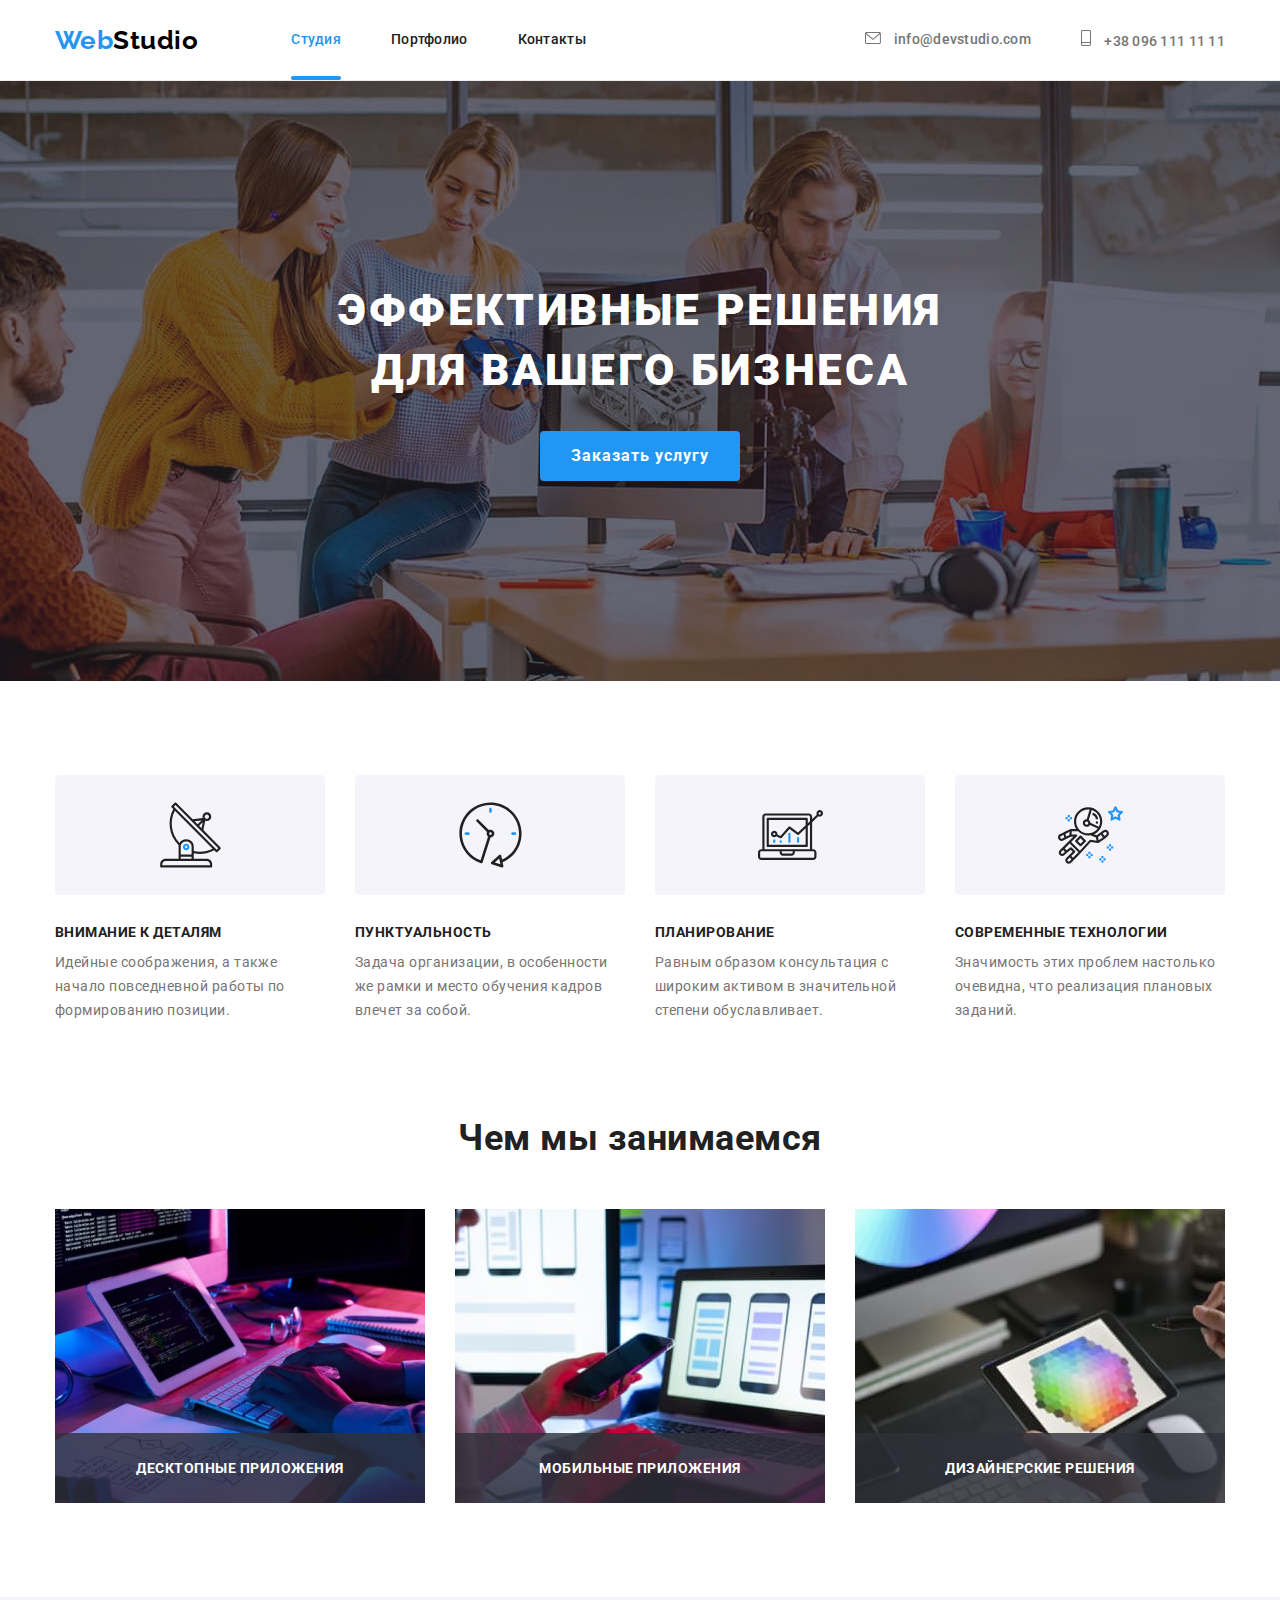
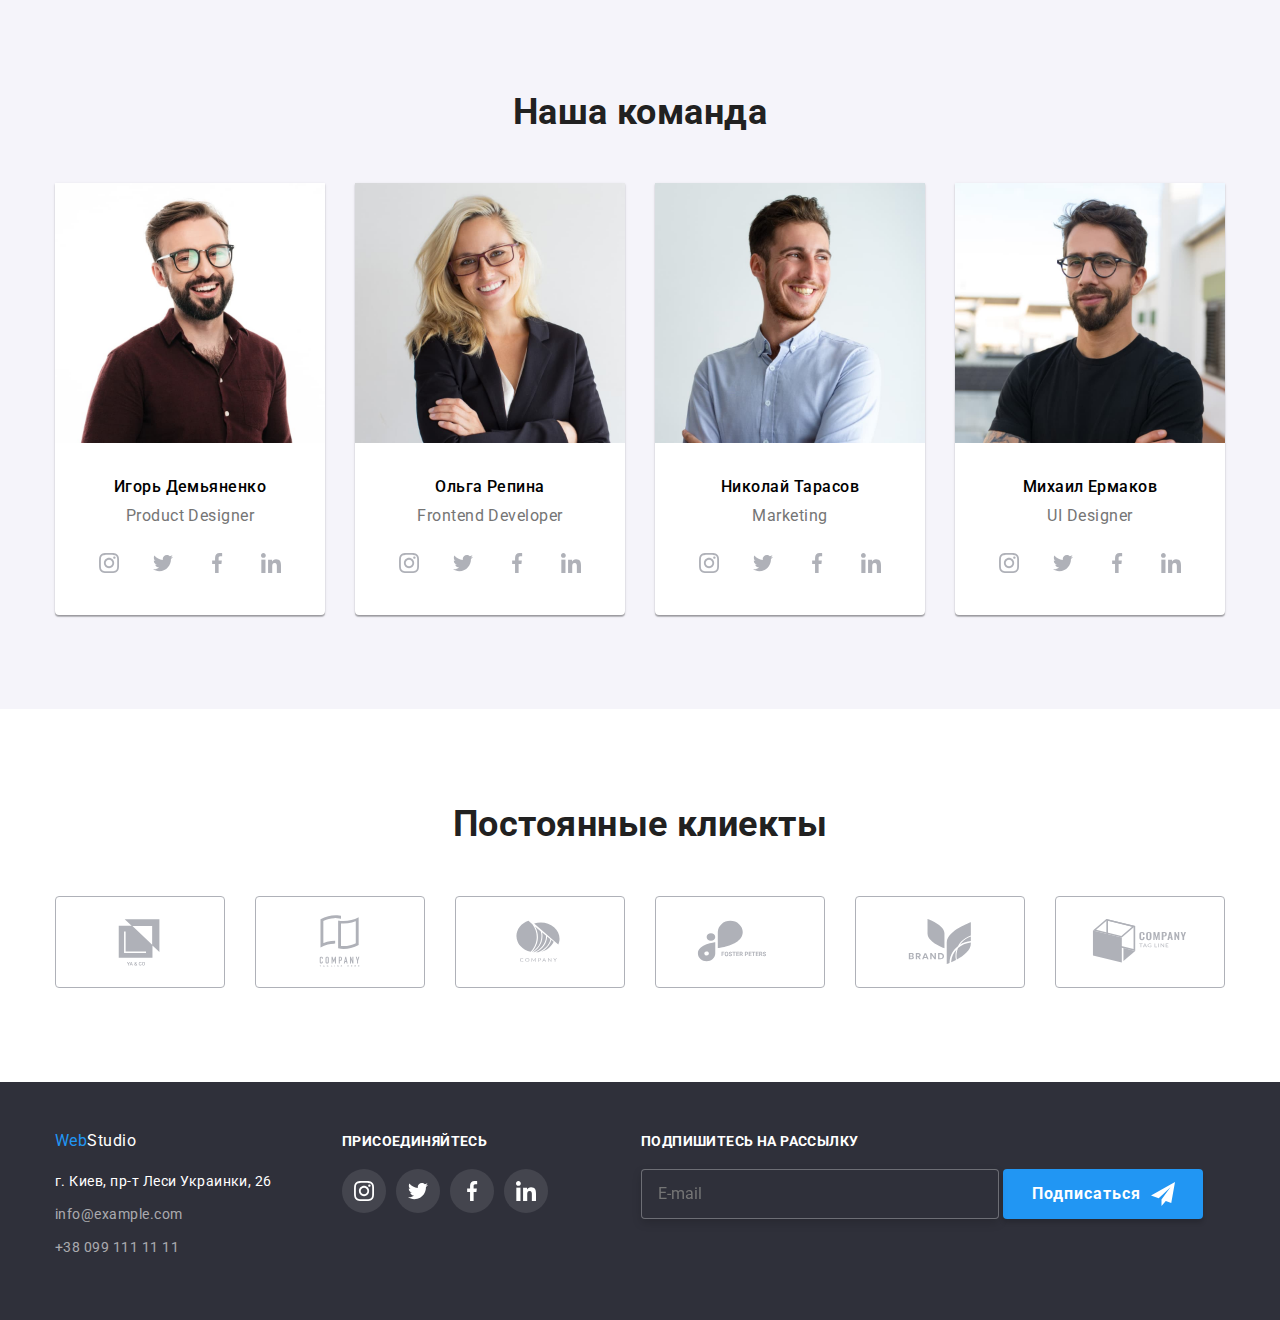
<file: index.html>
<!DOCTYPE html>
<html lang="ru">
  <head>
    <meta charset="UTF-8" />
    <meta http-equiv="X-UA-Compatible" content="IE=edge" />
    <meta name="viewport" content="width=device-width, initial-scale=1.0" />
    <title>Document</title>
    <link
      href="https://fonts.googleapis.com/css2?family=Raleway:wght@700&family=Roboto:wght@400;500;700;900&display=swap"
      rel="stylesheet"
    />
    <link
      rel="stylesheet"
      href="https://cdnjs.cloudflare.com/ajax/libs/modern-normalize/1.1.0/modern-normalize.min.css"
    />
    <link rel="stylesheet" href="./css/styles.css" />
  </head>
  <body class="body">
    <!-- хедер -->

    <header class="site-heder">
      <div class="container main-heder">
        <nav class="site-nav">
          <a href="./index.html" class="site-nav__logo"
            ><span class="site-nav__logoweb">Web</span
            ><span class="site-nav__logostudio">Studio</span></a
          >
          <ul class="site-nav__list">
            <li class="site-nav__item"><a class="site-nav__link current" href="">Студия</a></li>
            <li class="site-nav__item">
              <a class="site-nav__link" href="./portfolio.html">Портфолио</a>
            </li>
            <li class="site-nav__item"><a class="site-nav__link" href="">Контакты</a></li>
          </ul>
        </nav>

        <ul class="site-nav__auth">
          <li class="site-nav__auitem">
            <a class="site-nav__aulink" href="mailto:info@devstudio.com">
              <svg class="site-nav__auicon" width="16" height="12">
                <use href="./images/symbol-defs.svg#icon-envelope"></use>
              </svg>
              info@devstudio.com</a
            >
          </li>
          <li class="site-nav__auitem">
            <a class="site-nav__aulink" href="tel:+380961111111">
              <svg class="site-nav__auicon" width="10" height="16">
                <use href="./images/symbol-defs.svg#icon-Vector"></use>
              </svg>
              +38 096 111 11 11</a
            >
          </li>
        </ul>
      </div>
    </header>
    <!-- Розділ мейн -->
    <main class="primary">
      <!-- Герой -->
      <section class="hyro overlay">
        <div class="container">
          <h1 class="hyro-text">Эффективные решения для вашего бизнеса</h1>
          <button type="button" class="hyro-button" data-modal-open>Заказать услугу</button>
        </div>
      </section>
      <!-- Про роботу компанії -->
      <section class="section">
        <div class="container">
          <h2 class="visually-hidden">Наши преимущества</h2>
          <ul class="benefits">
            <li class="benefit-item">
              <div class="benefit-icon">
                <svg class="icon">
                  <use href="./images/symbol-defs.svg#icon-antenna-1"></use>
                </svg>
              </div>
              <h3 class="benefit-subtitle">внимание к деталям</h3>
              <p class="benefit-text">
                Идейные соображения, а также начало повседневной работы по формированию позиции.
              </p>
            </li>
            <li class="benefit-item">
              <div class="benefit-icon">
                <svg class="icon">
                  <use href="./images/symbol-defs.svg#icon-clock-1"></use>
                </svg>
              </div>
              <h3 class="benefit-subtitle">пунктуальность</h3>
              <p class="benefit-text">
                Задача организации, в особенности же рамки и место обучения кадров влечет за собой.
              </p>
            </li>
            <li class="benefit-item">
              <div class="benefit-icon">
                <svg class="icon">
                  <use href="./images/symbol-defs.svg#icon-diagram-1"></use>
                </svg>
              </div>
              <h3 class="benefit-subtitle">планирование</h3>
              <p class="benefit-text">
                Равным образом консультация с широким активом в значительной степени обуславливает.
              </p>
            </li>
            <li class="benefit-item">
              <div class="benefit-icon">
                <svg class="icon">
                  <use href="./images/symbol-defs.svg#icon-astronaut-1"></use>
                </svg>
              </div>
              <div>
                <h3 class="benefit-subtitle">современные технологии</h3>
                <p class="benefit-text">
                  Значимость этих проблем настолько очевидна, что реализация плановых заданий.
                </p>
              </div>
            </li>
          </ul>
        </div>
      </section>
      <!-- Наша работа -->
      <section class="work-section">
        <div class="container">
          <h2 class="work">Чем мы занимаемся</h2>
          <ul class="work-item">
            <li class="work-image">
              <img
                class="work-picture"
                src="./images/office.jpg"
                alt="The programer is working in the office"
                width="370"
              />
              <div class="work-absolute">Десктопные приложения</div>
            </li>
            <li class="work-image">
              <img
                class="work-picture"
                src="./images/smartphones.jpg"
                alt="The designer with smartphone"
                width="370"
              />
              <div class="work-absolute">Мобильные приложения</div>
            </li>
            <li class="work-image">
              <img
                class="work-picture"
                src="./images/colour.jpg"
                alt="The designer is selecting colors"
                width="370"
              />
              <div class="work-absolute">Дизайнерские решения</div>
            </li>
          </ul>
        </div>
      </section>
      <!-- Наша команда -->
      <section class="section backcolor">
        <div class="container">
          <h2 class="title-team">Наша команда</h2>
          <ul class="team-item">
            <li class="team-image">
              <img src="./images/igor.jpg" alt="Product Designer" width="270" />
              <div class="inform-team">
                <h3 class="title-name">Игорь Демьяненко</h3>
                <p class="text-team">Product Designer</p>
              </div>
              <div class="network">
                <ul class="net-items">
                  <li class="net-list">
                    <a class="net-link" href="">
                      <svg class="net-icons" width="20px" height="20px">
                        <use href="./images/symbol-defs.svg#icon-instagram-2"></use>
                      </svg>
                    </a>
                  </li>
                  <li class="net-list">
                    <a class="net-link" href="">
                      <svg class="net-icons" width="20px" height="20px">
                        <use href="./images/symbol-defs.svg#icon-twitter-1"></use></svg
                    ></a>
                  </li>
                  <li class="net-list">
                    <a class="net-link" href="">
                      <svg class="net-icons" width="20px" height="20px">
                        <use href="./images/symbol-defs.svg#icon-facebook-1"></use></svg
                    ></a>
                  </li>
                  <li class="net-list">
                    <a class="net-link" href="">
                      <svg class="net-icons" width="20px" height="20px">
                        <use href="./images/symbol-defs.svg#icon-linkedin-1"></use></svg
                    ></a>
                  </li>
                </ul>
              </div>
            </li>
            <li class="team-image">
              <img src="./images/olga.jpg" alt="Frontend Developer" width="270" />
              <div class="inform-team">
                <h3 class="title-name">Ольга Репина</h3>
                <p class="text-team">Frontend Developer</p>
                <div class="network">
                  <ul class="net-items">
                    <li class="net-list">
                      <a class="net-link" href="">
                        <svg class="net-icons" width="20px" height="20px">
                          <use href="./images/symbol-defs.svg#icon-instagram-2"></use>
                        </svg>
                      </a>
                    </li>
                    <li class="net-list">
                      <a class="net-link" href="">
                        <svg class="net-icons" width="20px" height="20px">
                          <use href="./images/symbol-defs.svg#icon-twitter-1"></use></svg
                      ></a>
                    </li>
                    <li class="net-list">
                      <a class="net-link" href="">
                        <svg class="net-icons" width="20px" height="20px">
                          <use href="./images/symbol-defs.svg#icon-facebook-1"></use></svg
                      ></a>
                    </li>
                    <li class="net-list">
                      <a class="net-link" href="">
                        <svg class="net-icons" width="20px" height="20px">
                          <use href="./images/symbol-defs.svg#icon-linkedin-1"></use></svg
                      ></a>
                    </li>
                  </ul>
                </div>
              </div>
            </li>
            <li class="team-image">
              <img src="./images/nikolay.jpg" alt="Marketing" width="270" />
              <div class="inform-team">
                <h3 class="title-name">Николай Тарасов</h3>
                <p class="text-team">Marketing</p>
                <div class="network">
                  <ul class="net-items">
                    <li class="net-list">
                      <a class="net-link" href="">
                        <svg class="net-icons" width="20px" height="20px">
                          <use href="./images/symbol-defs.svg#icon-instagram-2"></use>
                        </svg>
                      </a>
                    </li>
                    <li class="net-list">
                      <a class="net-link" href="">
                        <svg class="net-icons" width="20px" height="20px">
                          <use href="./images/symbol-defs.svg#icon-twitter-1"></use></svg
                      ></a>
                    </li>
                    <li class="net-list">
                      <a class="net-link" href="">
                        <svg class="net-icons" width="20px" height="20px">
                          <use href="./images/symbol-defs.svg#icon-facebook-1"></use></svg
                      ></a>
                    </li>
                    <li class="net-list">
                      <a class="net-link" href="">
                        <svg class="net-icons" width="20px" height="20px">
                          <use href="./images/symbol-defs.svg#icon-linkedin-1"></use></svg
                      ></a>
                    </li>
                  </ul>
                </div>
              </div>
            </li>
            <li class="team-image">
              <img src="./images/misha.jpg" alt="UI Designer" width="270" />
              <div class="inform-team">
                <h3 class="title-name">Михаил Ермаков</h3>
                <p class="text-team">UI Designer</p>
                <div class="network">
                  <ul class="net-items">
                    <li class="net-list">
                      <a class="net-link" href="">
                        <svg class="net-icons" width="20px" height="20px">
                          <use href="./images/symbol-defs.svg#icon-instagram-2"></use>
                        </svg>
                      </a>
                    </li>
                    <li class="net-list">
                      <a class="net-link" href="">
                        <svg class="net-icons" width="20px" height="20px">
                          <use href="./images/symbol-defs.svg#icon-twitter-1"></use></svg
                      ></a>
                    </li>
                    <li class="net-list">
                      <a class="net-link" href="">
                        <svg class="net-icons" width="20px" height="20px">
                          <use href="./images/symbol-defs.svg#icon-facebook-1"></use></svg
                      ></a>
                    </li>
                    <li class="net-list">
                      <a class="net-link" href="">
                        <svg class="net-icons" width="20px" height="20px">
                          <use href="./images/symbol-defs.svg#icon-linkedin-1"></use></svg
                      ></a>
                    </li>
                  </ul>
                </div>
              </div>
            </li>
          </ul>
        </div>
      </section>
      <section class="section">
        <div class="container">
          <h2 class="title-clients">Постоянные клиекты</h2>

          <ul class="list-clients">
            <li class="item-clients">
              <a class="link-clients" href="">
                <svg class="icons-clients" width="106px" height="60px">
                  <use href="./images/symbol-defs.svg#icon-Logo"></use>
                </svg>
              </a>
            </li>
            <li class="item-clients">
              <a class="link-clients" href="">
                <svg class="icons-clients" width="106px" height="60px">
                  <use href="./images/symbol-defs.svg#icon-Logo-1"></use></svg
              ></a>
            </li>
            <li class="item-clients">
              <a class="link-clients" href="">
                <svg class="icons-clients" width="106px" height="60px">
                  <use href="./images/symbol-defs.svg#icon-Logo-2"></use></svg
              ></a>
            </li>
            <li class="item-clients">
              <a class="link-clients" href="">
                <svg class="icons-clients" width="106px" height="60px">
                  <use href="./images/symbol-defs.svg#icon-Logo-3"></use></svg
              ></a>
            </li>
            <li class="item-clients">
              <a class="link-clients" href="">
                <svg class="icons-clients" width="106px" height="60px">
                  <use href="./images/symbol-defs.svg#icon-Logo-4"></use></svg
              ></a>
            </li>
            <li class="item-clients">
              <a class="link-clients" href="">
                <svg class="icons-clients" width="106px" height="60px">
                  <use href="./images/symbol-defs.svg#icon-Logo-5"></use></svg
              ></a>
            </li>
          </ul>
        </div>
      </section>
    </main>
    <!-- Футер -->
    <footer class="site-footer">
      <div class="container footer">
        <div class="footer-auth">
          <a href="./index.html" class="logo link-block"
            ><span class="site-nav__logoweb">Web</span><span class="footer-studio">Studio</span>
          </a>
          <address class="address">
            <ul>
              <li>
                <a
                  class="footer-address"
                  href="https://goo.gl/maps/VeayQojqGneW1Sk49"
                  target="_blank"
                  rel="noreferrer noopener"
                >
                  г. Киев, пр-т Леси Украинки, 26</a
                >
              </li>
              <li class="footer-link">
                <a class="footer-data" href="mailto:info@example.com">info@example.com</a>
              </li>
              <li class="footer-link">
                <a class="footer-data" href="tel:+380991111111">+38 099 111 11 11</a>
              </li>
            </ul>
          </address>
        </div>
        <div class="footer-net">
          <h2 class="footer-subtitle">присоединяйтесь</h2>
          <ul class="footer-listnet">
            <li class="footer-itemnet">
              <a class="net-link f-link" href="">
                <svg class="net-icons f-icons" width="20px" height="20px">
                  <use href="./images/symbol-defs.svg#icon-instagram-2"></use>
                </svg>
              </a>
            </li>
            <li class="footer-itemnet">
              <a class="net-link f-link" href="">
                <svg class="net-icons f-icons" width="20px" height="20px">
                  <use href="./images/symbol-defs.svg#icon-twitter-1"></use>
                </svg>
              </a>
            </li>
            <li class="footer-itemnet">
              <a class="net-link f-link" href="">
                <svg class="net-icons f-icons" width="20px" height="20px">
                  <use href="./images/symbol-defs.svg#icon-facebook-1"></use>
                </svg>
              </a>
            </li>
            <li class="footer-itemnet">
              <a class="net-link f-link" href="">
                <svg class="net-icons f-icons" width="20px" height="20px">
                  <use href="./images/symbol-defs.svg#icon-linkedin-1"></use>
                </svg>
              </a>
            </li>
          </ul>
        </div>
        <div class="footer-letter">
          <h2 class="footer-subtitle">Подпишитесь на рассылку</h2>
          <form name="signup_form" autocomplete="on" novalidate>
            <div>
              <label class="footer-field">
                <input class="footer-mail" type="email" name="email" placeholder="E-mail" />
              </label>

              <button class="btn-field" type="submit">
                <span class="btn-field-text">Подписаться</span>
                <svg class="telegram" width="24" height="24">
                  <use href="./images/symbol-defs.svg#icon-telegram"></use>
                </svg>
              </button>
            </div>
          </form>
        </div>
      </div>
    </footer>

    <div class="backdrop is-hidden" data-modal>
      <div class="modal">
        <button class="btn-modal" data-modal-close>
          <svg class="net-icons close" width="11px" height="11px">
            <use href="./images/symbol-defs.svg#icon-cross"></use>
          </svg>
        </button>
        <h2 class="form-title">Оставьте свои данные, мы вам перезвоним</h2>

        <form name="signup_form" autocomplete="on">
          <div class="modal-form">
            <label class="modal-name"
              >Имя
              <div class="modal-item">
                <input class="modal-input" type="name" name="name" required />

                <svg class="form-icon" width="18px" height="18px">
                  <use href="./images/symbol-defs.svg#icon-person-black"></use>
                </svg>
              </div>
            </label>
          </div>

          <div class="modal-form">
            <label class="modal-name"
              >Телефон
              <div class="modal-item">
                <input class="modal-input" type="tel" name="tel" required />
                <svg class="form-icon" width="18px" height="18px">
                  <use href="./images/symbol-defs.svg#icon-phone-black"></use>
                </svg>
              </div>
            </label>
          </div>

          <div class="modal-form">
            <label class="modal-name"
              >Почта
              <div class="modal-item">
                <input class="modal-input" type="email" name="mail" required />
                <svg class="form-icon" width="18px" height="18px">
                  <use href="./images/symbol-defs.svg#icon-email-black"></use>
                </svg>
              </div>
            </label>
          </div>

          <div class="modal-form">
            <label class="modal-name" for=""
              >Комментарий<textarea
                class="modal-input area"
                name=""
                placeholder="Введите текст"
              ></textarea>
            </label>
          </div>

          <div class="modal-checkbox">
            <label class="checkbox-label"
              ><input class="checkbox" type="checkbox" name="hobby" value="reading" required />
              <span class="text-checkbox-before">
                <svg width="11px" height="8px">
                  <use href="./images/symbol-defs.svg#icon-vector-form"></use>
                </svg>
              </span>
              <span class="text-checkbox">
                Соглашаюсь с рассылкой и принимаю
                <a class="link-checkbox" href="">Условия договора</a></span
              >
            </label>
          </div>

          <button class="btn-form" type="submit">Отправить</button>
        </form>
      </div>
    </div>
    <script src="./js/modal.js"></script>
  </body>
</html>
</file>
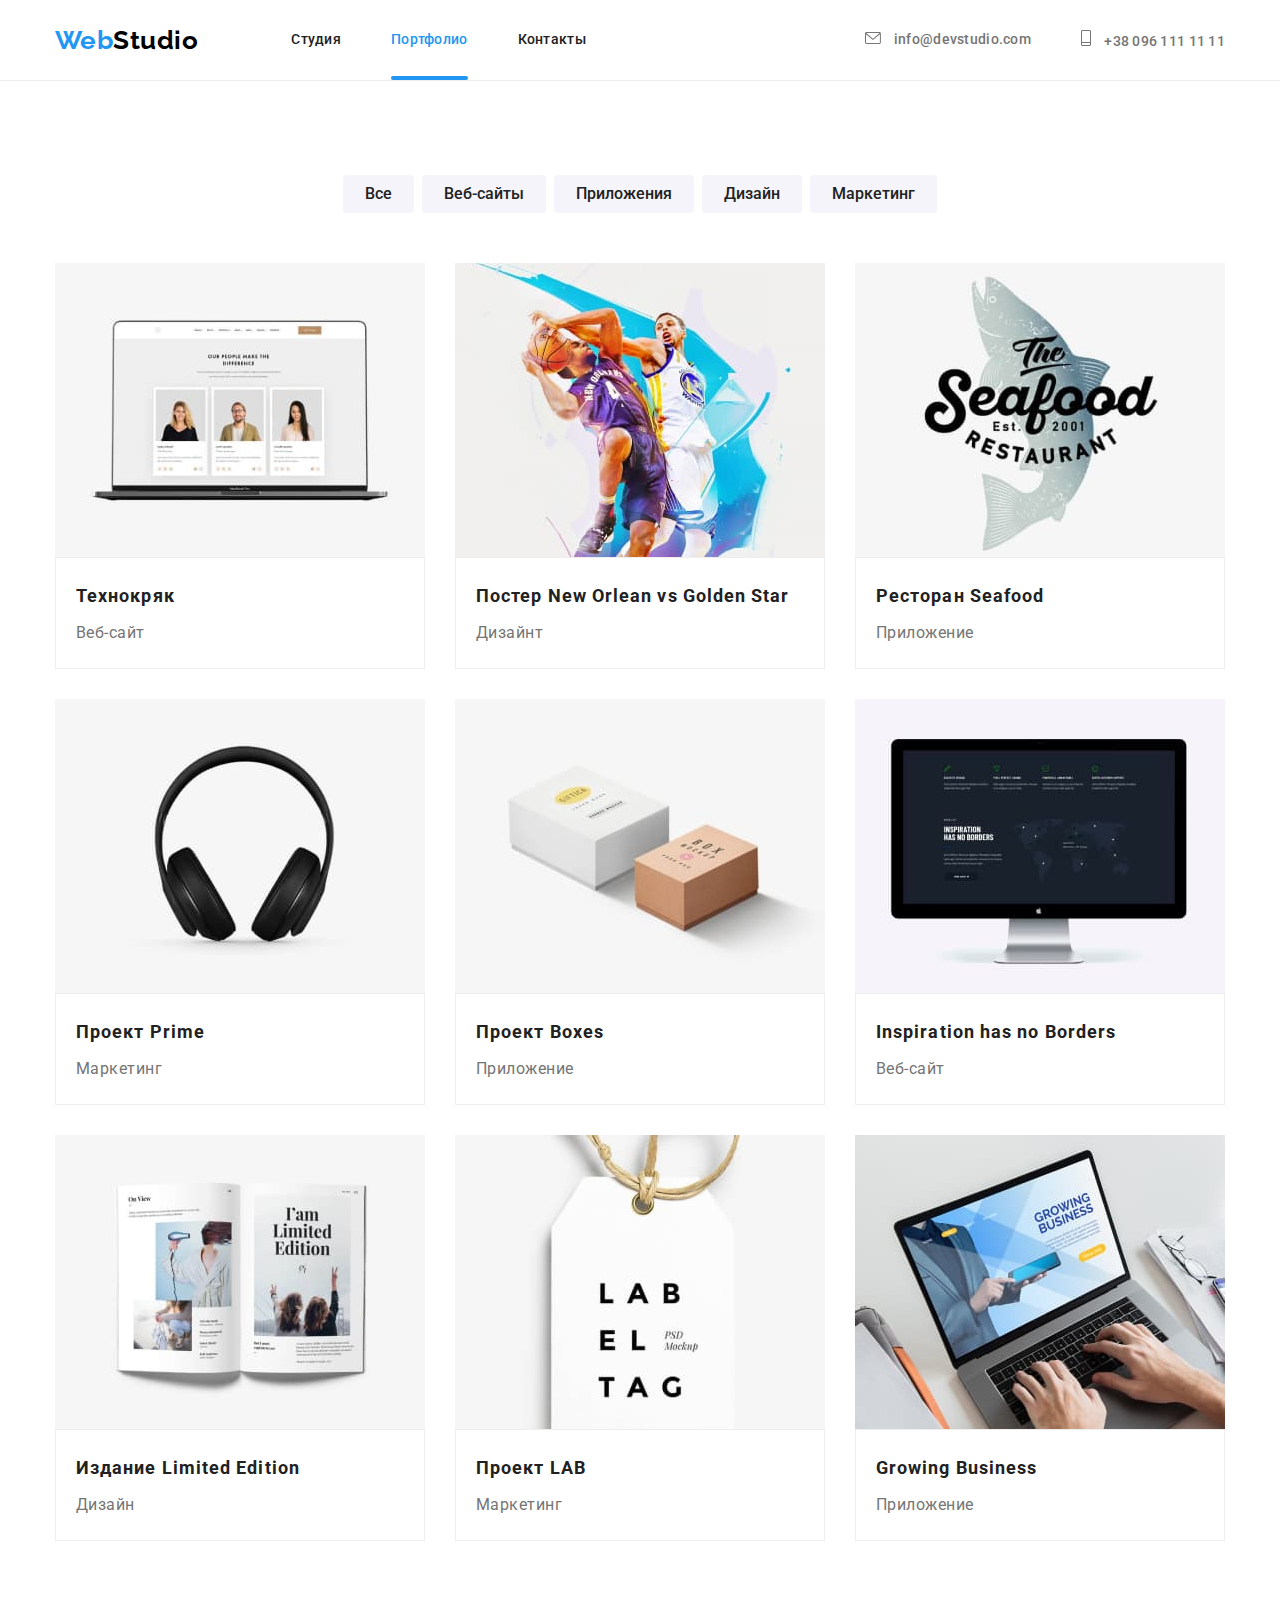
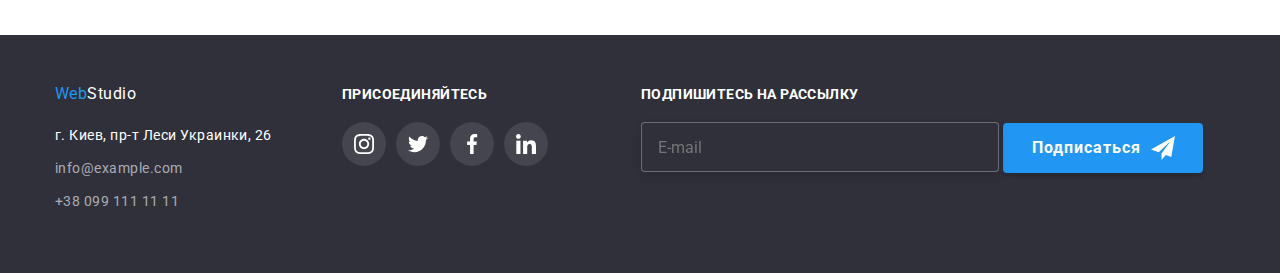
<file: portfolio.html>
<!DOCTYPE html>
<html lang="ru">
  <head>
    <meta charset="UTF-8" />
    <meta http-equiv="X-UA-Compatible" content="IE=edge" />
    <meta name="viewport" content="width=device-width, initial-scale=1.0" />
    <title>Document</title>
    <link
      href="https://fonts.googleapis.com/css2?family=Raleway:wght@700&family=Roboto:wght@400;500;700;900&display=swap"
      rel="stylesheet"
    />
    <link
      rel="stylesheet"
      href="https://cdnjs.cloudflare.com/ajax/libs/modern-normalize/1.1.0/modern-normalize.min.css"
    />
    <link rel="stylesheet" href="./css/styles.css" />
  </head>
  <body class="body">
    <!-- хедер -->
    <header class="site-heder">
      <div class="container main-heder">
        <nav class="site-nav">
          <a href="./index.html" class="site-nav__logo"
            ><span class="site-nav__logoweb">Web</span
            ><span class="site-nav__logostudio">Studio</span></a
          >
          <ul class="site-nav__list">
            <li class="site-nav__item"><a class="site-nav__link" href="./index.html">Студия</a></li>
            <li class="site-nav__item"><a class="site-nav__link current" href="">Портфолио</a></li>
            <li class="site-nav__item"><a class="site-nav__link" href="">Контакты</a></li>
          </ul>
        </nav>

        <ul class="site-nav__auth">
          <li class="site-nav__auitem">
            <a class="site-nav__aulink" href="mailto:info@devstudio.com">
              <svg class="site-nav__auicon" width="16" height="12">
                <use href="./images/symbol-defs.svg#icon-envelope"></use>
              </svg>
              info@devstudio.com</a
            >
          </li>
          <li class="site-nav__auitem">
            <a class="site-nav__aulink" href="tel:+380961111111">
              <svg class="site-nav__auicon" width="10" height="16">
                <use href="./images/symbol-defs.svg#icon-Vector"></use>
              </svg>
              +38 096 111 11 11</a
            >
          </li>
        </ul>
      </div>
    </header>
    <!-- розділ мейн -->
    <main>
      <!-- Портфолио -->
      <section class="section">
        <div class="container">
          <h1 class="visually-hidden">Портфолио</h1>
          <ul class="btn-flex">
            <li class="btn-flex-element"><button class="btn" type="button">Все</button></li>
            <li class="btn-flex-element"><button class="btn" type="button">Веб-сайты</button></li>
            <li class="btn-flex-element"><button class="btn" type="button">Приложения</button></li>
            <li class="btn-flex-element"><button class="btn" type="button">Дизайн</button></li>
            <li class="btn-flex-element"><button class="btn" type="button">Маркетинг</button></li>
          </ul>
          <ul class="list-portfolio">
            <li class="flex-element">
              <a class="link-portfolio" href="">
                <div class="img-relative">
                  <img
                    class="img"
                    src="./images/macbook.jpg"
                    alt="people make the difference"
                    width="370"
                    height="294"
                  />
                  <div class="text-overlay">
                    <p class="text-img">
                      Ресурс предлагает комплексные предложения с разным уровнем функционала и
                      сервисов. Все это позволит посетителю получить исчерпывающие сведения о
                      компании или частном лице.
                    </p>
                  </div>
                </div>
                <div class="imeges">
                  <h2 class="title-portfolio">Технокряк</h2>
                  <p class="text-portfolio">Веб-сайт</p>
                </div>
              </a>
            </li>
            <li class="flex-element">
              <a class="link-portfolio" href="">
                <div class="img-relative">
                  <img
                    class="img"
                    src="./images/basketball.jpg"
                    alt="dynamic game"
                    width="370"
                    height="294"
                  />
                  <div class="text-overlay">
                    <p class="text-img">
                      Ресурс предлагает комплексные предложения с разным уровнем функционала и
                      сервисов. Все это позволит посетителю получить исчерпывающие сведения о
                      компании или частном лице.
                    </p>
                  </div>
                </div>
                <div class="imeges">
                  <h2 class="title-portfolio">Постер New Orlean vs Golden Star</h2>
                  <p class="text-portfolio">Дизайнт</p>
                </div>
              </a>
            </li>
            <li class="flex-element">
              <a class="link-portfolio" href="">
                <div class="img-relative">
                  <img
                    class="img"
                    src="./images/restourant.jpg"
                    alt="restaurant sign"
                    width="370"
                    height="294"
                  />
                  <div class="text-overlay">
                    <p class="text-img">
                      Ресурс предлагает комплексные предложения с разным уровнем функционала и
                      сервисов. Все это позволит посетителю получить исчерпывающие сведения о
                      компании или частном лице.
                    </p>
                  </div>
                </div>
                <div class="imeges">
                  <h2 class="title-portfolio">Ресторан Seafood</h2>
                  <p class="text-portfolio">Приложение</p>
                </div>
              </a>
            </li>
            <li class="flex-element">
              <a class="link-portfolio" href="">
                <div class="img-relative">
                  <img
                    class="img"
                    src="./images/earphones.jpg"
                    alt="black earphones"
                    width="370"
                    height="294"
                  />
                  <div class="text-overlay">
                    <p class="text-img">
                      Ресурс предлагает комплексные предложения с разным уровнем функционала и
                      сервисов. Все это позволит посетителю получить исчерпывающие сведения о
                      компании или частном лице.
                    </p>
                  </div>
                </div>
                <div class="imeges">
                  <h2 class="title-portfolio">Проект Prime</h2>
                  <p class="text-portfolio">Маркетинг</p>
                </div>
              </a>
            </li>
            <li class="flex-element">
              <a class="link-portfolio" href="">
                <div class="img-relative">
                  <img
                    class="img"
                    src="./images/boxes.jpg"
                    alt="two boxes"
                    width="370"
                    height="294"
                  />
                  <div class="text-overlay">
                    <p class="text-img">
                      Ресурс предлагает комплексные предложения с разным уровнем функционала и
                      сервисов. Все это позволит посетителю получить исчерпывающие сведения о
                      компании или частном лице.
                    </p>
                  </div>
                </div>
                <div class="imeges">
                  <h2 class="title-portfolio">Проект Boxes</h2>
                  <p class="text-portfolio">Приложение</p>
                </div>
              </a>
            </li>
            <li class="flex-element">
              <a class="link-portfolio" href="">
                <div class="img-relative">
                  <img
                    class="img"
                    src="./images/monitor.jpg"
                    alt="Inspiration"
                    width="370"
                    height="294"
                  />
                  <div class="text-overlay">
                    <p class="text-img">
                      Ресурс предлагает комплексные предложения с разным уровнем функционала и
                      сервисов. Все это позволит посетителю получить исчерпывающие сведения о
                      компании или частном лице.
                    </p>
                  </div>
                </div>
                <div class="imeges">
                  <h2 class="title-portfolio">Inspiration has no Borders</h2>
                  <p class="text-portfolio">Веб-сайт</p>
                </div>
              </a>
            </li>
            <li class="flex-element">
              <a class="link-portfolio" href="">
                <div class="img-relative">
                  <img
                    class="img"
                    src="./images/book.jpg"
                    alt="Limited Edition"
                    width="370"
                    height="294"
                  />
                  <div class="text-overlay">
                    <p class="text-img">
                      Ресурс предлагает комплексные предложения с разным уровнем функционала и
                      сервисов. Все это позволит посетителю получить исчерпывающие сведения о
                      компании или частном лице.
                    </p>
                  </div>
                </div>
                <div class="imeges">
                  <h2 class="title-portfolio">Издание Limited Edition</h2>
                  <p class="text-portfolio">Дизайн</p>
                </div>
              </a>
            </li>
            <li class="flex-element">
              <a class="link-portfolio" href="">
                <div class="img-relative">
                  <img
                    class="img"
                    src="./images/labeltag.jpg"
                    alt="label"
                    width="370"
                    height="294"
                  />
                  <div class="text-overlay">
                    <p class="text-img">
                      Ресурс предлагает комплексные предложения с разным уровнем функционала и
                      сервисов. Все это позволит посетителю получить исчерпывающие сведения о
                      компании или частном лице.
                    </p>
                  </div>
                </div>
                <div class="imeges">
                  <h2 class="title-portfolio">Проект LAB</h2>
                  <p class="text-portfolio">Маркетинг</p>
                </div>
              </a>
            </li>
            <li class="flex-element">
              <a class="link-portfolio" href="">
                <div class="img-relative">
                  <img
                    class="img"
                    src="./images/notebook.jpg"
                    alt="Growing Business"
                    width="370"
                    height="294"
                  />
                  <div class="text-overlay">
                    <p class="text-img">
                      Ресурс предлагает комплексные предложения с разным уровнем функционала и
                      сервисов. Все это позволит посетителю получить исчерпывающие сведения о
                      компании или частном лице.
                    </p>
                  </div>
                </div>
                <div class="imeges">
                  <h2 class="title-portfolio">Growing Business</h2>
                  <p class="text-portfolio">Приложение</p>
                </div>
              </a>
            </li>
          </ul>
        </div>
      </section>
    </main>
    <!-- Футер -->
    <footer class="site-footer">
      <div class="container footer">
        <div class="footer-auth">
          <a href="./index.html" class="logo link-block"
            ><span class="site-nav__logoweb">Web</span><span class="footer-studio">Studio</span>
          </a>
          <address class="address">
            <ul>
              <li>
                <a
                  class="footer-address"
                  href="https://goo.gl/maps/VeayQojqGneW1Sk49"
                  target="_blank"
                  rel="noreferrer noopener"
                >
                  г. Киев, пр-т Леси Украинки, 26</a
                >
              </li>
              <li class="footer-link">
                <a class="footer-data" href="mailto:info@example.com">info@example.com</a>
              </li>
              <li class="footer-link">
                <a class="footer-data" href="tel:+380991111111">+38 099 111 11 11</a>
              </li>
            </ul>
          </address>
        </div>
        <div class="footer-net">
          <h2 class="footer-subtitle">присоединяйтесь</h2>
          <ul class="footer-listnet">
            <li class="footer-itemnet">
              <a class="net-link f-link" href="">
                <svg class="net-icons f-icons" width="20px" height="20px">
                  <use href="./images/symbol-defs.svg#icon-instagram-2"></use>
                </svg>
              </a>
            </li>
            <li class="footer-itemnet">
              <a class="net-link f-link" href="">
                <svg class="net-icons f-icons" width="20px" height="20px">
                  <use href="./images/symbol-defs.svg#icon-twitter-1"></use>
                </svg>
              </a>
            </li>
            <li class="footer-itemnet">
              <a class="net-link f-link" href="">
                <svg class="net-icons f-icons" width="20px" height="20px">
                  <use href="./images/symbol-defs.svg#icon-facebook-1"></use>
                </svg>
              </a>
            </li>
            <li class="footer-itemnet">
              <a class="net-link f-link" href="">
                <svg class="net-icons f-icons" width="20px" height="20px">
                  <use href="./images/symbol-defs.svg#icon-linkedin-1"></use>
                </svg>
              </a>
            </li>
          </ul>
        </div>
        <div class="footer-letter">
          <h2 class="footer-subtitle">Подпишитесь на рассылку</h2>
          <form name="signup_form" autocomplete="on" novalidate>
            <div>
              <label class="footer-field">
                <input class="footer-mail" type="email" name="email" placeholder="E-mail" />
              </label>

              <button class="btn-field" type="submit">
                <span class="btn-field-text">Подписаться</span>
                <svg class="telegram" width="24" height="24">
                  <use href="./images/symbol-defs.svg#icon-telegram"></use>
                </svg>
              </button>
            </div>
          </form>
        </div>
      </div>
    </footer>
    <script src="./js/modal.js"></script>
  </body>
</html>
</file>
<file: css/styles.css>
/* primary-text-color  #212121
secondary-text-color #757575
background-color #2196F3 #000000*/


:root {
    --primary-text-color: #212121;
    --secondary-text-color: #757575;
    --bg-hover-logo: #2196F3
}

/* BODY */
.body {
    --primary-text-color: #212121;
    font-family: Roboto, sans-serif;
    letter-spacing: 0.03em
}

a {text-decoration: none;}

ul {
    list-style: none;
}

h1,h2,h3,p,ul { 
    margin: 0;
    padding: 0;
} 
.container {
   
    width: 1200px;
    margin-right: auto;
    margin-left: auto;
    padding-right: 15px;
    padding-left: 15px;

    
  
}

/* HEDER */


/* Main-heder */
.site-heder {
    border-bottom: 1px solid #ECECEC;
}
.main-heder,
.site-nav {
    display: flex;
    align-items: center;
}

/* SITE-NAV__LOGO*/

.site-nav__logo {
    margin-right: 93px;

    font-family: 'Raleway';
        font-weight: 700;
        font-size: 26px;
        line-height: 1.19;

        text-decoration: none;
}

.site-nav__logoweb {
    color: var(--bg-hover-logo);
}


.site-nav__logostudio {
    color: #000000;}


/* link-nav */
.site-nav__list {
    display: flex;
}


.site-nav__list .site-nav__item:not(:last-child) {
    margin-right: 50px;
}

.site-nav__item {
    position: relative;
}

.site-nav__link {
    display: block;
    padding-top: 32px;
    padding-bottom: 32px;

        color: var(--primary-text-color);
  
        font-weight: 500;
        font-size: 14px;
        line-height: 1.14;
        letter-spacing: 0.02em;

        transition: 250ms cubic-bezier(0.4,
                    0,
                    0.2,
                    1);
        }
.site-nav__link.current {
    color: var(--bg-hover-logo);
}

.current::after {
    content: "";
    position: absolute;
    bottom: 0;
    left: 0;
    width: 100%;
    height: 4px;
    color: var(--bg-hover-logo);
    background: var(--bg-hover-logo);
    border-radius: 2px;
}

.site-nav__link:hover,
.site-nav__link:focus {
    color: var(--bg-hover-logo);
   
}

/* LINK-AUTH */

.site-nav__auth {
    display: flex;
    margin-left: auto;
}

.site-nav__auth .site-nav__auitem + .site-nav__auitem {
    margin-left: 50px;
}

.site-nav__aulink {


    color: var(--secondary-text-color);

        font-weight: 500;
        font-size: 14px;
        line-height: 1.14;
        letter-spacing: 0.02em;

        transition: 250ms cubic-bezier(0.4, 0, 0.2, 1);
}

.site-nav__aulink:hover,
.site-nav__aulink:focus {
    color: var(--bg-hover-logo);
    /* fill: var(--bg-hover-logo); */
}

.site-nav__aulink:hover .site-nav__auicon, 
.site-nav__aulink:focus .site-nav__auicon {
    fill: var(--bg-hover-logo);
   
}


.site-nav__auicon {
   
    margin-right: 10px;
    fill: var(--secondary-text-color);
}




/* HYRO */
.hyro {
    text-align: center;
    padding-top: 200px;
    padding-bottom: 200px;
    
    
}

.overlay {
    margin-right: auto;
    margin-left: auto;
    max-width: 1600px;
    height: 600px;
    background-image: linear-gradient(to right,
                rgba(47, 48, 58, 0.4),
                rgba(47, 48, 58, 0.4)),
                url("../images/bcg.jpg");
    background-repeat: no-repeat;
    background-position: center;
}

.hyro-text {
    color: #FFFFFF;

        font-weight: 900;
        font-size: 44px;
        line-height: 1.36;
       
        letter-spacing: 0.06em;
        text-transform: uppercase;

        width: 696px;
        height: 120px;
        margin-right: auto;
        margin-left: auto;
        margin-bottom: 30px;

}
.hyro-button {
    background-color: var(--bg-hover-logo);
    color: #FFFFFF;
    border: none;
    cursor: pointer;

        font-weight: 700;
        font-size: 16px;
        line-height: 1.88;
        letter-spacing: 0.06em;
        font-family: inherit;

    min-width: 200px;
    height: 50px;
    border-radius: 4px;
  
}

.backdrop {
    position: fixed;
    top:0;
    left:0;
    width: 100%;
    height: 100%;
    background-color: rgba(0, 0, 0, 0.2);
    opacity: 1;
    transition: opacity 250ms cubic-bezier(0.4, 0, 0.2, 1),
    visibility 250ms cubic-bezier(0.4, 0, 0.2, 1);
}

.backdrop.is-hidden {
    opacity: 0;
    pointer-events: none;
    visibility: hidden;
}

.backdrop.is-hidden .modal {
    transform: translate(-50%, -50%) scale(0.7);
}

.modal {
    position: absolute;
    top: 50%;
    left: 50%;
    transform: translate(-50%, -50%) scale(1);
    transition: transform 250ms cubic-bezier(0.4, 0, 0.2, 1),
    opacity 250ms cubic-bezier(0.4, 0, 0.2, 1);

    width: 528px;
    height: 581px;
    padding: 40px;
    

    background-color: #ffffff;
    box-shadow: 0px 1px 3px rgba(0, 0, 0, 0.12), 0px 1px 1px rgba(0, 0, 0, 0.14), 0px 2px 1px rgba(0, 0, 0, 0.2);
    border-radius: 4px;

}   

.btn-modal {
position: absolute;
top:8px;
right:8px;
display: flex;
justify-content: center;
align-items: center;
width: 30px;
height: 30px;
border-radius: 50%;
border-color: rgba(0, 0, 0, 0.1);
background-color: #ffffff;
}

.btn-modal:hover,
.btn-modal:focus {
    fill: var(--bg-hover-logo);
}

.form-title {
    font-weight: 700;
        font-size: 20px;
        line-height: 23px;
        text-align: center;
        letter-spacing: 0.03em;
        color: var(--primary-text-color);
        margin-bottom: 12px;
 
}

.modal-form {
    position: relative;
   
}

.modal-name {
    display: inline-flex;
    flex-direction: column;
    width: 100%;

    font-weight: 400;
        font-size: 12px;
        line-height: 1.17;
        letter-spacing: 0.01em;
        color: var(--secondary-text-color);

}
.modal-item {
    position: relative;
    width: 100%;
    margin-top: 4px;
        margin-bottom: 10px;
   

}

.modal-input {
   
    display: block;
    width: 100%;
   height: 40px;
   padding-left: 35px;
   padding-right: 35px;
    border: 1px solid rgba(33, 33, 33, 0.2);
    border-radius: 4px;
   
    transition: 250ms cubic-bezier(0.4,
                0,
                0.2,
                1);
}

.modal-input:hover,
.modal-input:focus {
    border-color: var(--bg-hover-logo);

}

.modal-input:hover + .form-icon
 {
    fill: var(--bg-hover-logo);
}

.modal-input:focus +.form-icon {
fill: var(--bg-hover-logo);
}

.form-icon {
    position: absolute;
    display: block;
    top: 50%;
    left: 25px;
    transform: translate(-50%, -50%);
    height: 18px;
}

.area {
    display: block;
    padding: 12px 16px;
    height: 120px;
    resize: none;
    margin-bottom: 20px;
}

.area::placeholder {
    font-weight: 400;
        font-size: 12px;
        line-height: 1.17;
        letter-spacing: 0.01em;
         color: rgba(117, 117, 117, 0.5);;
}

.modal-checkbox {
    margin-bottom: 30px;
}

.checkbox-label {
    display: flex;
   justify-content: center;
   align-items: center;
}

.text-checkbox {
    position: relative;
    font-weight: 400;
        font-size: 14px;
        line-height: 1.71;
        letter-spacing: 0.03em;
        color: var(--secondary-text-color);
}

.text-checkbox-before {
    
    display: inline-flex;
    
    width: 16px;
    height: 15px;
    border: 2px solid #000000;
    border-radius: 2px;
    box-shadow: 0px 4px 4px rgba(0, 0, 0, 0.25);
    background-color: transparent;
    margin-right: 8px;
    justify-content: center;
    align-items: center;
   
    
}

.text-checkbox-before svg {
    fill: #FFFFFF;
    opacity: 0;
}

.checkbox {
    position: absolute;
        width: 1px;
        height: 1px;
        margin: -1px;
        border: 0;
        padding: 0;
    
        white-space: nowrap;
        clip-path: inset(100%);
        clip: rect(0 0 0 0);
        overflow: hidden;

        transition: 250ms cubic-bezier(0.4,
                    0,
                    0.2,
                    1);
}
.checkbox:checked + .text-checkbox-before {
    background-color: var(--bg-hover-logo);
    border-color: var(--bg-hover-logo);
}
.checkbox:checked + .text-checkbox-before svg {
opacity: 1;
}

.link-checkbox {
    font-weight: 400;
        font-size: 14px;
        line-height: 1.71;
        letter-spacing: 0.03em;
        color: var(--bg-hover-logo);
        text-decoration: underline;
}

.btn-form {
    display: block;
    background-color: var(--bg-hover-logo);
        color: #FFFFFF;
        border: none;
        cursor: pointer;
    
        font-weight: 700;
        font-size: 16px;
        line-height: 1.88;
        letter-spacing: 0.06em;
        font-family: inherit;
    
        min-width: 200px;
        height: 50px;
        border-radius: 4px;
        box-shadow: 0px 4px 4px rgba(0, 0, 0, 0.15);

        margin-bottom: 40px;
        margin-left: auto;
        margin-right: auto;
}



/* about company */

.section {
    padding-top: 94px;
        padding-bottom: 94px;
}

.visually-hidden {
    position: absolute;
    width: 1px;
    height: 1px;
    margin: -1px;
    border: 0;
    padding: 0;

    white-space: nowrap;
    clip-path: inset(100%);
    clip: rect(0 0 0 0);
    overflow: hidden;
}

.benefits {
    display: flex;

}

.benefit-item { 

    margin-right: 30px;
}
.benefit-item:last-child {
    margin-right: 0px;
}

.benefit-icon {
    display: flex;
    background: #F5F4FA;
    border-radius: 4px;
    justify-content: center;
    align-items: center;
    margin-bottom: 30px;
    height: 120px;
}

.icon {
    width: 65px;
    height: 70px;
}

.benefit-subtitle {

    color: var(--primary-text-color);

        font-weight: 700;
        font-size: 14px;
        line-height: 1.14;
        text-transform: uppercase;

        margin-bottom: 10px;
}
.benefit-text {


    color: var(--secondary-text-color);
        width: 270px;
        font-weight: 400;
        font-size: 14px;
        line-height: 1.71;
}
/* work */
.work-section { 
    padding-bottom: 94px;
}
.work-item {
    display: flex;
    
    
}
.work-image {
    position: relative;
    margin-right: 30px;

}

.work-image:last-child {
    margin-right: 0px;
}

.work {
    color: var(--primary-text-color);

        font-weight: 700;
        font-size: 36px;
        line-height: 1.17;
        text-align: center;

        margin-bottom: 50px;
}

.work-picture {
    display: block;
}

.work-absolute {
    position: absolute;
    width: 100%;
    height: 70px;
    bottom: 0;
    padding-top: 27px;
    padding-bottom: 27px;

        font-style: normal;
        font-weight: 700;
        font-size: 14px;
        line-height: 16px;
        text-align: center;
        text-transform: uppercase;

        color: #FFFFFF;
        background-image: linear-gradient(to right,
                    rgba(47, 48, 58, 0.8),
                    rgba(47, 48, 58, 0.8));
}

/* TEAM */
.backcolor {
    background-color: #F5F4FA;

}
.title-team {

    color: var(--primary-text-color);

        font-weight: 700;
        font-size: 36px;
        line-height: 1.17;
        text-align: center;

        margin-bottom: 50px;
}

.team-item {
    display: flex;

}

.team-image {

        width: calc((100%-90px) / 4);
        margin-right: 30px;
        background-color: #FFFFFF;
        box-shadow: 0px 1px 3px rgba(0, 0, 0, 0.12), 0px 1px 1px rgba(0, 0, 0, 0.14), 0px 2px 1px rgba(0, 0, 0, 0.2);
        border-radius: 0px 0px 4px 4px
}
.team-image:last-child {
    margin-right: 0;
}

.inform-team {
    padding-top: 30px;
}

.title-name {

        font-weight: 500;
        font-size: 16px;
        line-height: 1.19;
        text-align: center;
        margin-bottom: 10px;
}
.text-team {
    color: var(--secondary-text-color);

            font-weight: 400;
            font-size: 16px;
            line-height: 1.19;
            text-align: center;
            margin-bottom: 16px;

}
.network {
padding-left: 32px;
    padding-right: 32px;
    padding-bottom: 30px;
}

.net-items {
display: flex;
justify-content: center;
align-items: center;
}

.net-link {
display: flex;
    width: 44px;
    height: 44px;
    align-items: center;
    justify-content: center;
    border-radius: 50px;
    fill: #AFB1B8;

    transition: 250ms cubic-bezier(0.4,
                0,
                0.2,
                1);
}
.net-list:not(:last-child) {
    margin-right: 10px;
}

.net-link:hover,
.net-link:focus {
    background-color: var(--bg-hover-logo);
    border-radius: 50px;
    fill: #FFFFFF;
    
}
.net-link:hover .net-icons,
.net-link:focus .net-icons {
fill: #FFFFFF;
transition: 250ms cubic-bezier(0.4,
            0,
            0.2,
            1);
}

  /* border-radius: 50px; */
  /* fill: #FFFFFF; */

/* CLIENTS */
.title-clients {
    color: var(--primary-text-color);
    font-weight: 700;
    font-size: 36px;
    line-height: 1.17;
    text-align: center;
    margin-bottom: 50px;
}

.list-clients {
display: flex;
justify-content: center;
align-items: center;

}



.link-clients {
    display: flex;
    border: 1px solid #AFB1B8;
    justify-content: center;
    align-items: center;
    border-radius: 4px;
    width: 170px;
    height: 92px;

        transition: 250ms cubic-bezier(0.4,
                    0,
                    0.2,
                    1);
   
}

.link-clients:hover,
.link-clients:focus {
    color: var(--bg-hover-logo);
    border-color: var(--bg-hover-logo);

}


.link-clients:hover .icons-clients,
.link-clients:focus .icons-clients {
    fill: var(--bg-hover-logo);

}

.item-clients:not(:last-child) {
    margin-right: 30px;
}

.icons-clients {
    fill: #AFB1B8;

        transition: 250ms cubic-bezier(0.4,
                    0,
                    0.2,
                    1);

}
.icons-clients:hover,
.icons-clients:focus {
    fill: var(--bg-hover-logo);
    transition: 250ms cubic-bezier(0.4,
                0,
                0.2,
                1);
}


/* --FOOTER-- */

.site-footer {
    background-color: #2F303A;
    padding-top: 50px;
    padding-bottom: 60px;
}

.footer {
    display: flex;
    align-items: baseline;
}

.footer-auth {
    margin-right: 70px;
}

.footer-studio {
    color: #FFFFFF;
}


.link-block {
    display: block;
    margin-right: auto;
    margin-bottom: 20px;
}


.address {
    font-family: Roboto, sans-serif;
    
}

.footer-address {

        display: block;        
    color: #FFFFFF;

        font-weight: 400;
        font-size: 14px;
        line-height: 1.71;
        font-style: normal;

}

.footer-link {
    margin-top: 9px;
}

.footer-data {

        display: block;
    color: rgba(255, 255, 255, 0.6);

        font-weight: 400;
        font-size: 14px;
        line-height: 1.71;
        font-style: normal;

        transition: 250ms cubic-bezier(0.4,
                    0,
                    0.2,
                    1);
}


.footer-data:hover,
.footer-data:focus {
    color: var(--bg-hover-logo);
  
}

.footer-net {
    margin-right: 93px;
}

.footer-subtitle {
     color: #FFFFFF;
        font-style: normal;
        font-weight: 700;
        font-size: 14px;
        line-height: 16px;
        letter-spacing: 0.03em;
        text-transform: uppercase;
        margin-bottom: 20px;
}

.footer-listnet {
    display: flex;
    justify-content: center;
    align-items: center;
}
.f-link {
    background: rgba(255, 255, 255, 0.1);

}

.footer-itemnet:not(:last-child) {
    margin-right: 10px;
}
.f-icons {
    fill: #FFFFFF;
    
}

.footer-mail {
    width: 358px;
    height: 50px;
    background-color: #2F303A;
    border: 1px solid rgba(255, 255, 255, 0.3);
    filter: drop-shadow(0px 4px 4px rgba(0, 0, 0, 0.15));
        border-radius: 4px;
        padding-left: 16px;
        color: #ffffff;

            font-weight: 400;
            font-size: 16px;
            line-height: 1.25;
}

.btn-field {
    display: inline-flex;
    align-items: center;
    padding-left: 29px;
    width: 200px;
    height: 50px;
    background-color: var(--bg-hover-logo);
    font-weight: 700;
        font-size: 16px;
        line-height: 1.88;
        letter-spacing: 0.06em;
        box-shadow: 0px 4px 4px rgba(0, 0, 0, 0.15);
            border-radius: 4px;
            border: transparent;
        color: #FFFFFF;
}

.btn-field-text {
    margin-right: 10px;
}

.telegram {
    fill: #FFFFFF;
}
 


/* SECOND page */
/* section button */

.btn-flex {
    display: flex;
    margin-left: auto;
    margin-right: auto;
    justify-content: center;
    margin-bottom: 50px;
}

.btn-flex-element {

    margin-right: 8px;
    
}

.btn-flex-element:last-child {
    margin-right: 0px;
}

.btn {background-color: rgba(245, 244, 250, 1);
color: var(--primary-text-color);
border: none;
cursor: pointer;

    font-weight: 500;
    font-size: 16px;
    line-height: 1.63;
    text-align: center;
    font-family: inherit;

    border-radius: 4px;

    padding: 6px 22px;

    transition: 250ms cubic-bezier(0.4,
                0,
                0.2,
                1);
}

.btn-element {
    display: block;
    padding: 6px 22px;
}

.btn:hover,
.btn:focus {
    background-color: var(--bg-hover-logo);
    color: rgba(255, 255, 255, 1);
    box-shadow: 0px 3px 1px rgba(0, 0, 0, 0.1), 0px 1px 2px rgba(0, 0, 0, 0.08), 0px 2px 2px rgba(0, 0, 0, 0.12);
    border-radius: 4px;
   
}

.list-portfolio {
    display: flex;
    margin-right: auto;
    margin-left: auto;
    flex-wrap: wrap;

    
}

.flex-element {
   
    width: 370px;
    margin-right: 30px;
    margin-bottom: 30px;

    transition: transform 250ms cubic-bezier(0.4,
                0,
                0.2,
                1);
    
    
}
.flex-element:hover {
    
    box-shadow: 0px 1px 1px rgba(0, 0, 0, 0.12), 0px 4px 4px rgba(0, 0, 0, 0.06), 1px 4px 6px rgba(0, 0, 0, 0.16);
}

.flex-element:nth-child(3n) {
    margin-right: 0px;
}
.flex-element:nth-last-child(-n + 3) {
    margin-bottom: 0px;
}

 .img-relative { 
    position: relative;
    overflow: hidden;
}

/*.img-relative::before {
    content: "";
    position: absolute;
    bottom: 0;
    display: inline-block;
    width: 100%;
    height: 100%;
    background-color: rgb(255, 127, 127,0.5);
    
    transform: translateY(100%);
}*/

.text-overlay {
 
    position: absolute;
    top: 0;
    width: 100%;
    height: 100%;

 background-color: rgba(33, 150, 243, 0.9);
    color: #FFFFFF;
    transform: translateY(100%);
    
    transition: transform 250ms cubic-bezier(0.4,
                0,
                0.2,
                1),
    opacity 250ms cubic-bezier(0.4,
            0,
            0.2,
            1);

}

.link-portfolio:hover .text-overlay,
.link-portfolio:focus .text-overlay {
transform: translateY(0);
opacity: 1;

} 



.text-img {

        padding: 63px 24px;
        color: #FFFFFF;
        font-style: normal;
        font-weight: 400;
        font-size: 18px;
        line-height: 1.56;

}

/* BLOK PORTFOLIO */
/* =================== */

.img {
    display: block;
}
.imeges {
    padding: 20px;
    border: 1px solid #EEEEEE;
}

.title-portfolio {

    color: var(--primary-text-color);

        font-weight: 700;
        font-size: 18px;
        line-height: 2;
        letter-spacing: 0.06em;
}
.text-portfolio {
    
        margin-top: 4px;
    color: var(--secondary-text-color);

        font-weight: 400;
        font-size: 16px;
        line-height: 1.88;

}
</file>
